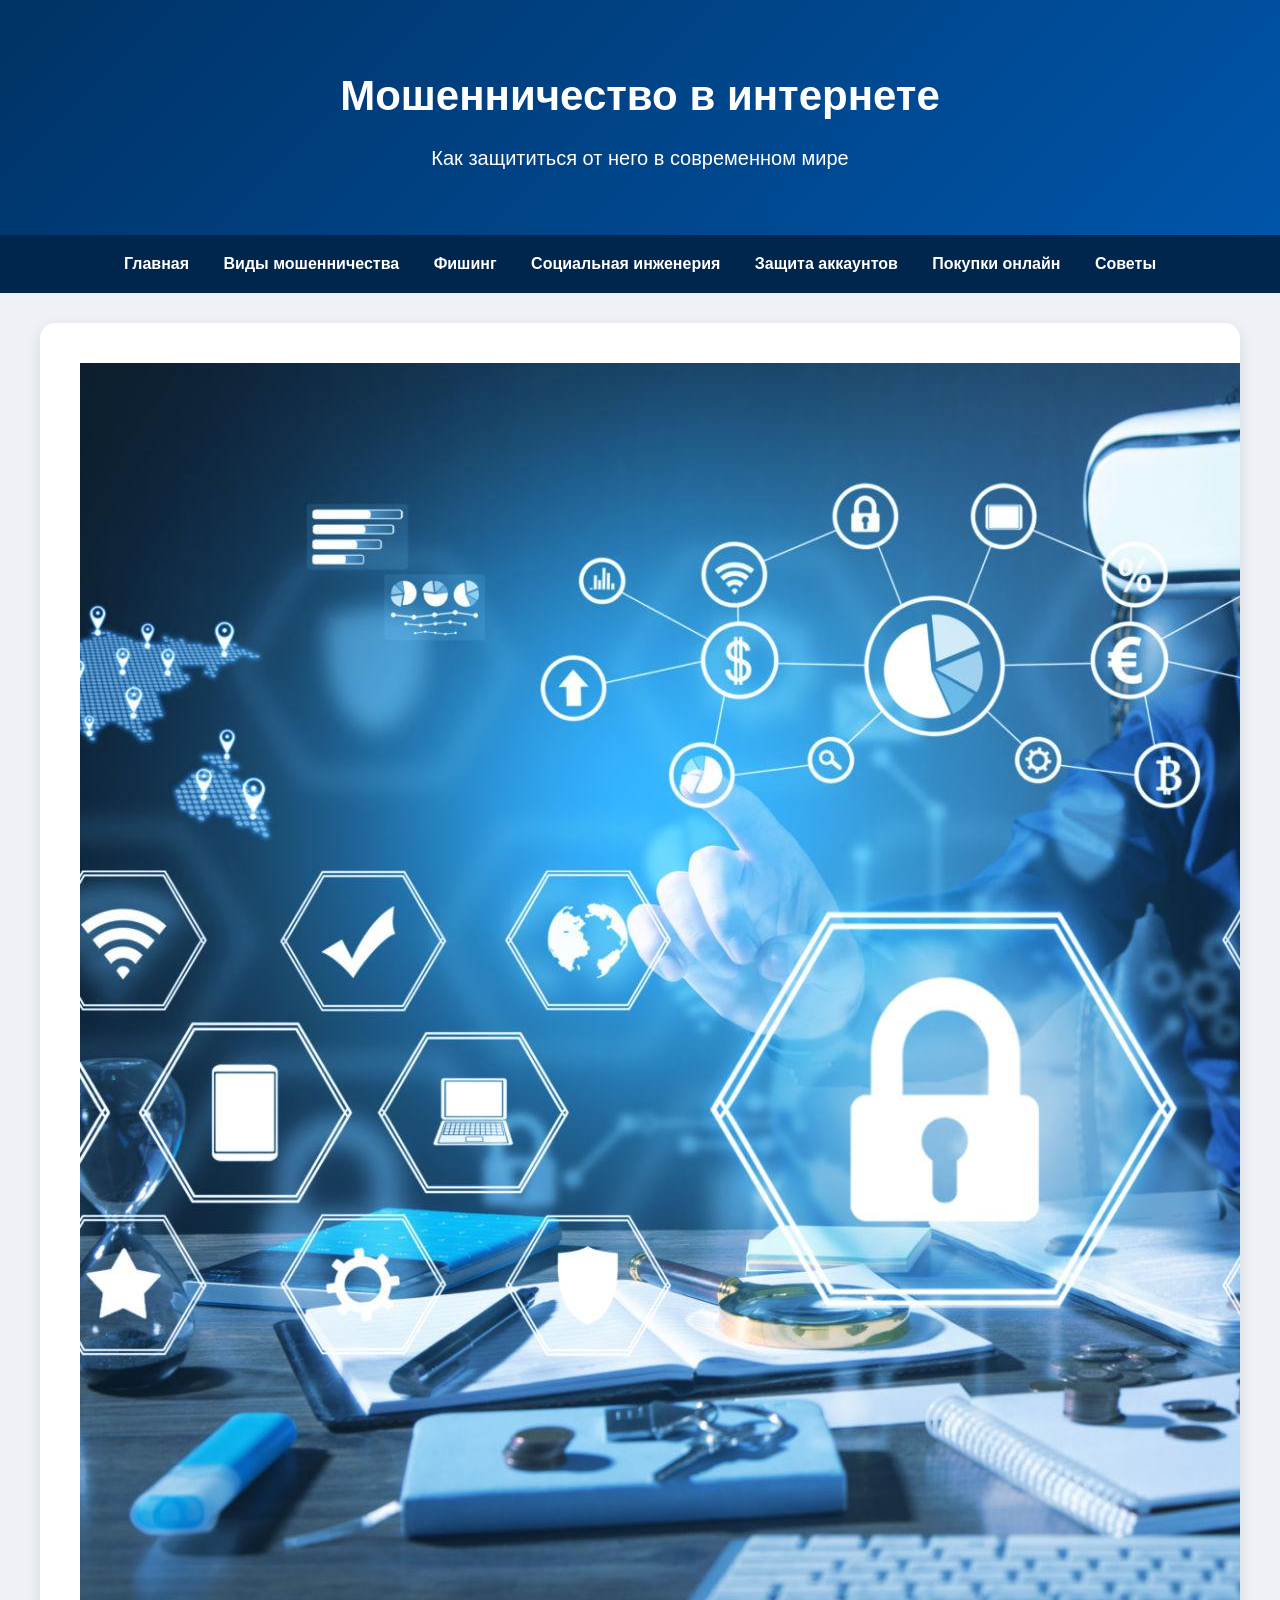
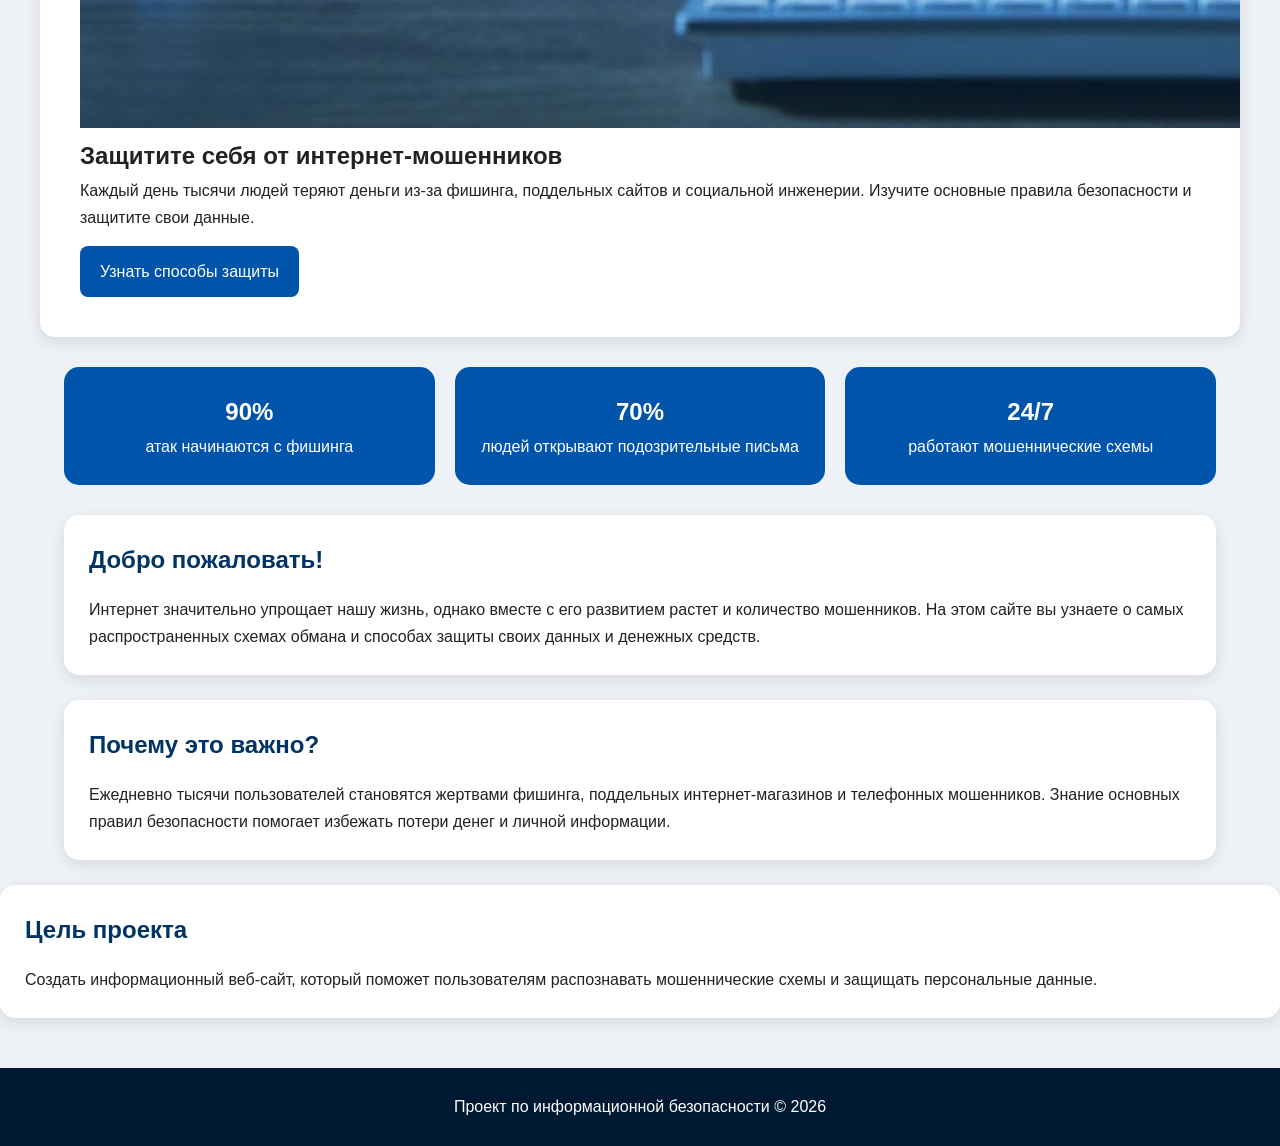
<file: index.html>
<!DOCTYPE html>
<html lang="ru">
<head>
<meta charset="UTF-8">
<meta name="viewport" content="width=device-width, initial-scale=1.0">
<title>Мошенничество в интернете</title>
<link rel="stylesheet" href="style.css">
</head>

<body>

<header>
    <h1>Мошенничество в интернете</h1>
    <p>Как защититься от него в современном мире</p>
</header>

<nav>
    <a href="index.html">Главная</a>
    <a href="types.html">Виды мошенничества</a>
    <a href="phishing.html">Фишинг</a>
    <a href="social.html">Социальная инженерия</a>
    <a href="accounts.html">Защита аккаунтов</a>
    <a href="shopping.html">Покупки онлайн</a>
    <a href="tips.html">Советы</a>
</nav>
<section class="hero">
    
<img src="images/banner.jpg" alt="Интернет-безопасность">

<h2>Защитите себя от интернет-мошенников</h2>

<p>
Каждый день тысячи людей теряют деньги из-за фишинга,
поддельных сайтов и социальной инженерии.
Изучите основные правила безопасности и защитите свои данные.
</p>

<a href="tips.html" class="button">
Узнать способы защиты
</a>
</section>

<section class="container">

<div class="stats">

<div class="stat">
<h2>90%</h2>
<p>атак начинаются с фишинга</p>
</div>

<div class="stat">
<h2>70%</h2>
<p>людей открывают подозрительные письма</p>
</div>

<div class="stat">
<h2>24/7</h2>
<p>работают мошеннические схемы</p>
</div>

</div>

</section>

<section class="container">

<div class="card">
<h2>Добро пожаловать!</h2>

<p>
Интернет значительно упрощает нашу жизнь,
однако вместе с его развитием растет и количество мошенников.
На этом сайте вы узнаете о самых распространенных схемах обмана
и способах защиты своих данных и денежных средств.
</p>

</div>

<div class="card">
<h2>Почему это важно?</h2>

<p>
Ежедневно тысячи пользователей становятся жертвами
фишинга, поддельных интернет-магазинов и телефонных мошенников.
Знание основных правил безопасности помогает избежать потери денег и личной информации.
</p>

</div>

</section>

<div class="card">

<h2>Цель проекта</h2>

<p>
Создать информационный веб-сайт,
который поможет пользователям
распознавать мошеннические схемы
и защищать персональные данные.
</p>

</div>

<footer>
<p>Проект по информационной безопасности © 2026</p>
</footer>

</body>
</html>
</file>
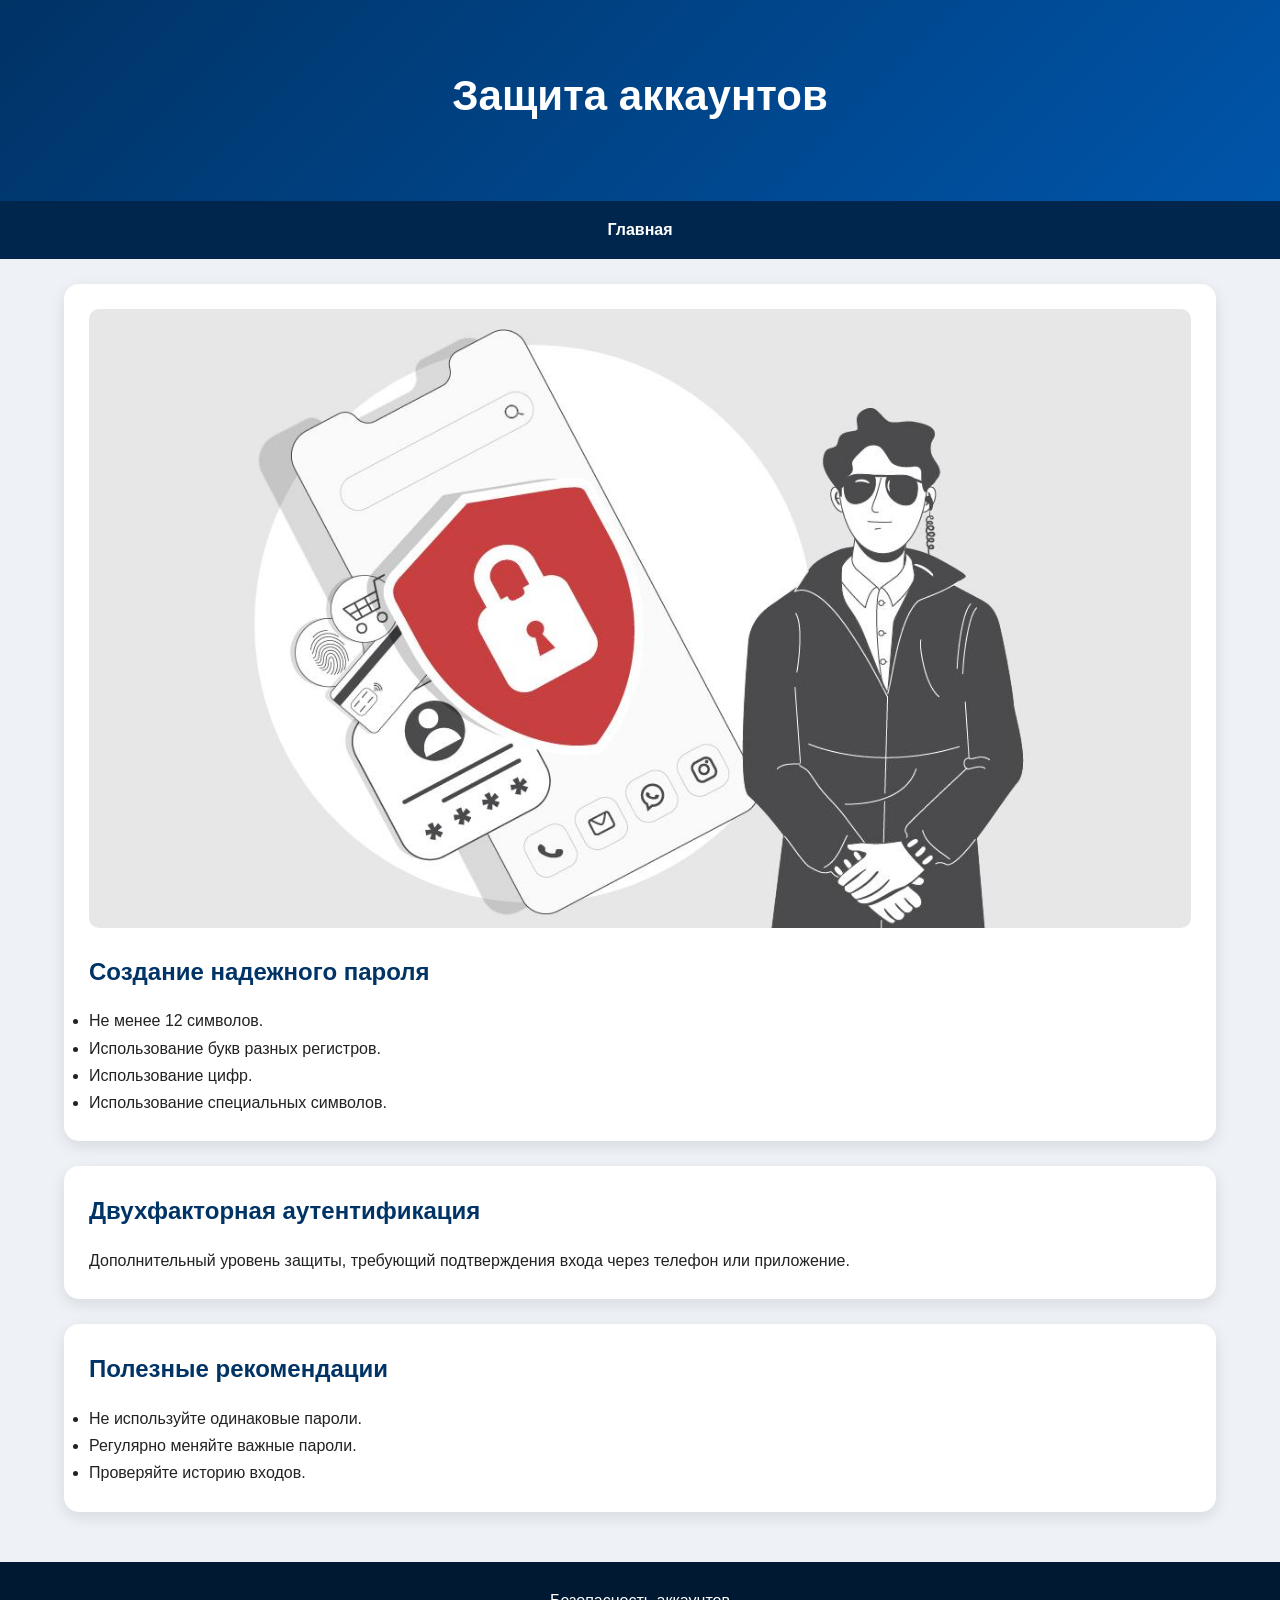
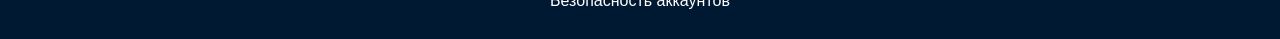
<file: accounts.html>
<!DOCTYPE html>
<html lang="ru">
<head>
<meta charset="UTF-8">
<title>Защита аккаунтов</title>
<link rel="stylesheet" href="style.css">
</head>

<body>

<header>
<h1>Защита аккаунтов</h1>
</header>

<nav>
<a href="index.html">Главная</a>
</nav>

<section class="container">

<div class="card">

<img src="images/password.jpg" alt="Защита аккаунтов">

<h2>Создание надежного пароля</h2>

<ul>
<li>Не менее 12 символов.</li>
<li>Использование букв разных регистров.</li>
<li>Использование цифр.</li>
<li>Использование специальных символов.</li>
</ul>

</div>

<div class="card">

<h2>Двухфакторная аутентификация</h2>

<p>
Дополнительный уровень защиты,
требующий подтверждения входа через телефон или приложение.
</p>

</div>

<div class="card">

<h2>Полезные рекомендации</h2>

<ul>
<li>Не используйте одинаковые пароли.</li>
<li>Регулярно меняйте важные пароли.</li>
<li>Проверяйте историю входов.</li>
</ul>

</div>

</section>

<footer>
<p>Безопасность аккаунтов</p>
</footer>

</body>
</html>
</file>
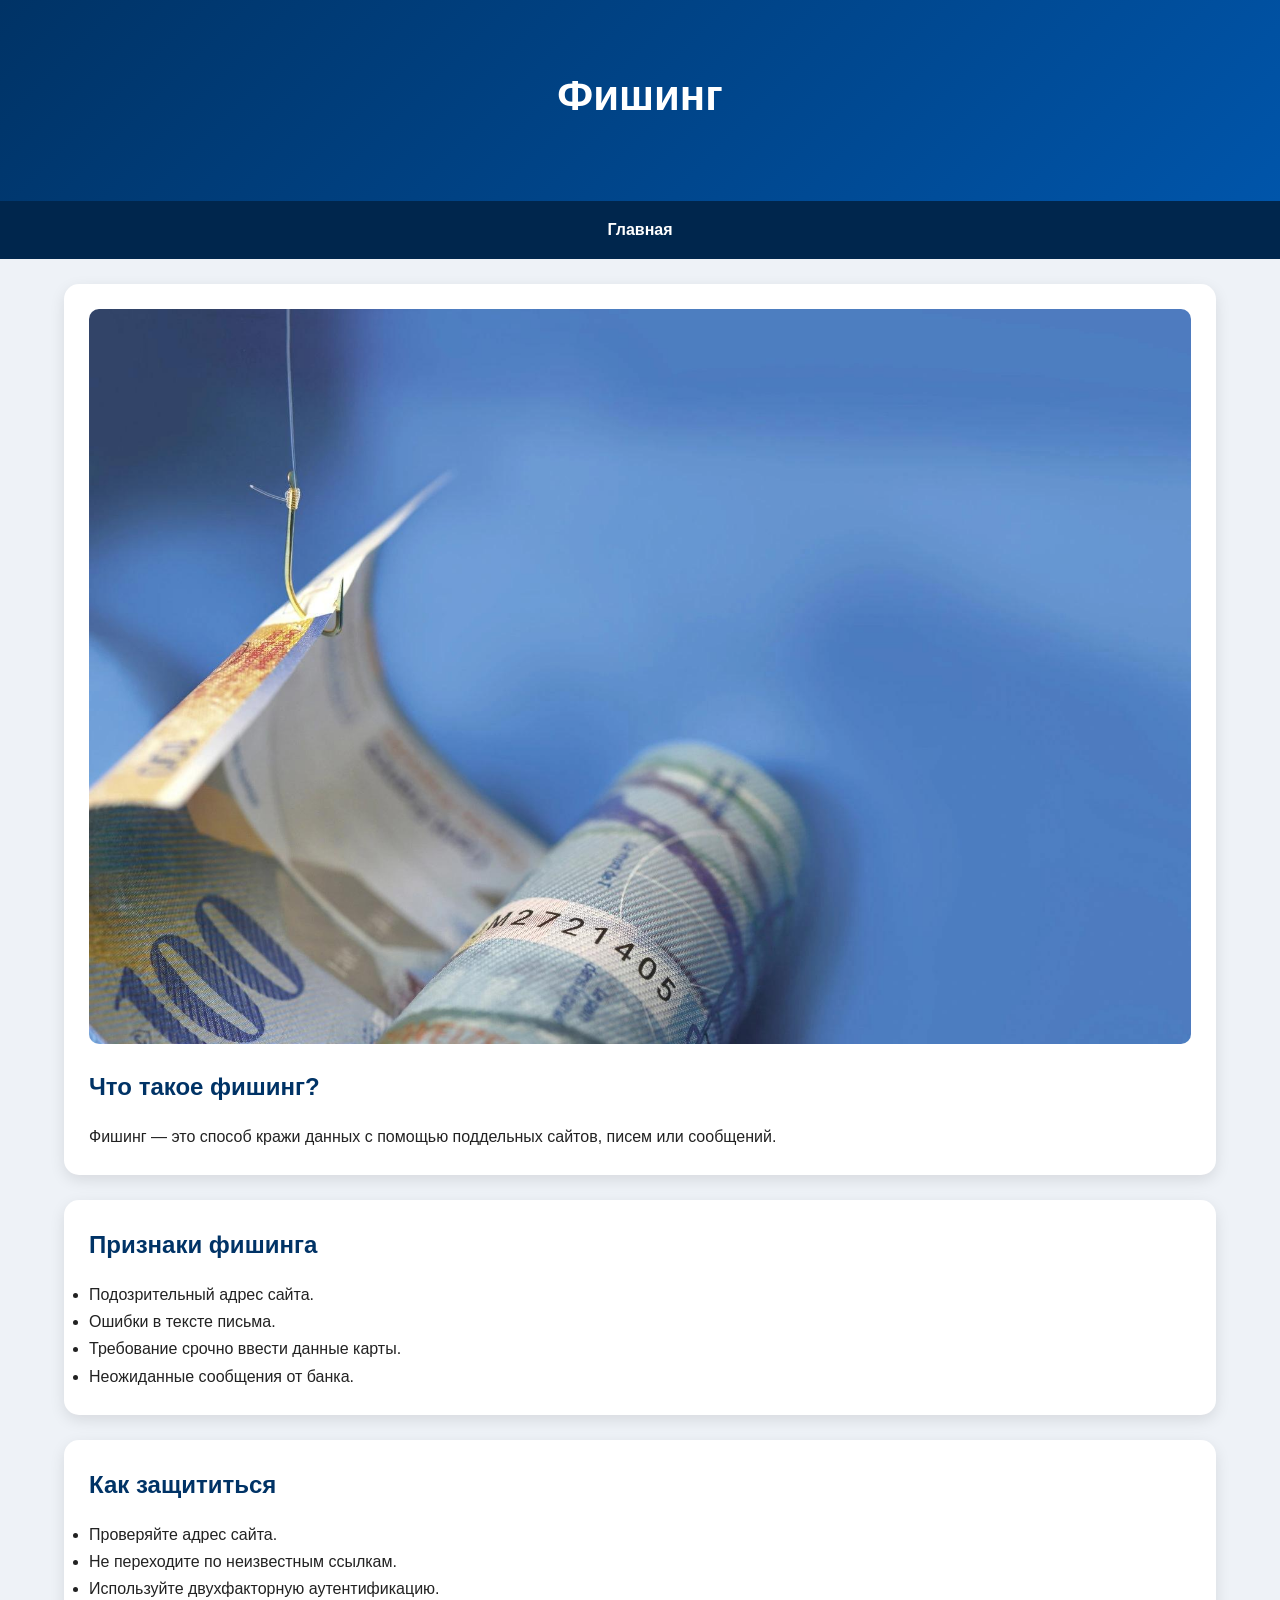
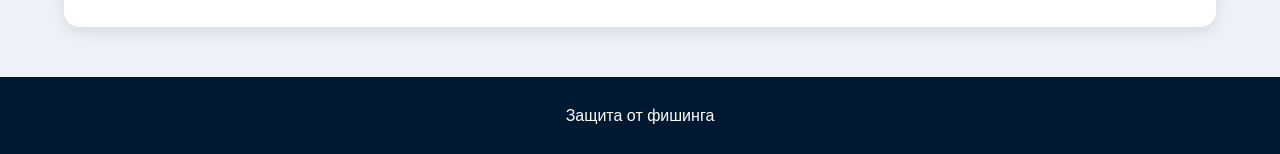
<file: phishing.html>
<!DOCTYPE html>
<html lang="ru">
<head>
<meta charset="UTF-8">
<title>Фишинг</title>
<link rel="stylesheet" href="style.css">
</head>

<body>

<header>
<h1>Фишинг</h1>
</header>

<nav>
<a href="index.html">Главная</a>
</nav>

<section class="container">

<div class="card">

<img src="images/phishing.jpg" alt="Фишинг">

<h2>Что такое фишинг?</h2>

<p>
Фишинг — это способ кражи данных с помощью поддельных сайтов,
писем или сообщений.
</p>

</div>

<div class="card">

<h2>Признаки фишинга</h2>

<ul>
<li>Подозрительный адрес сайта.</li>
<li>Ошибки в тексте письма.</li>
<li>Требование срочно ввести данные карты.</li>
<li>Неожиданные сообщения от банка.</li>
</ul>

</div>

<div class="card">

<h2>Как защититься</h2>

<ul>
<li>Проверяйте адрес сайта.</li>
<li>Не переходите по неизвестным ссылкам.</li>
<li>Используйте двухфакторную аутентификацию.</li>
</ul>

</div>

</section>

<footer>
<p>Защита от фишинга</p>
</footer>

</body>
</html>
</file>
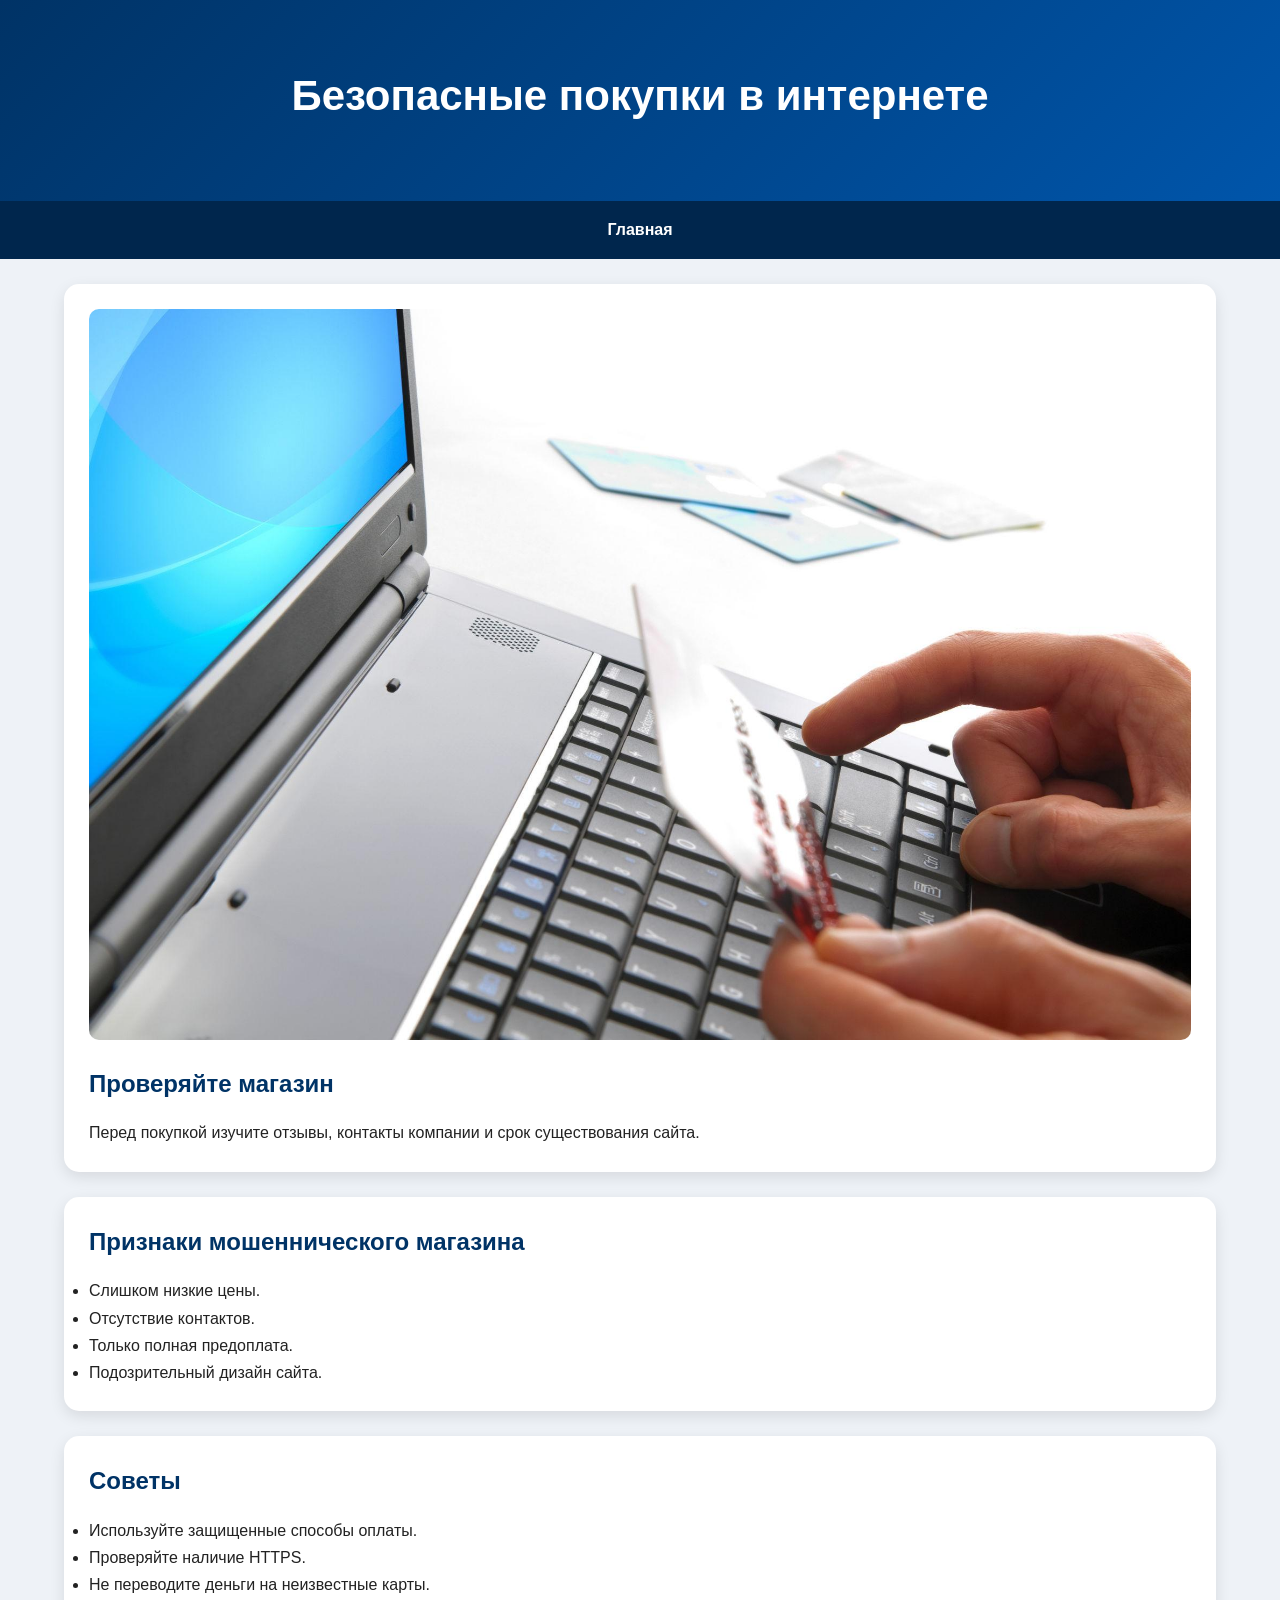
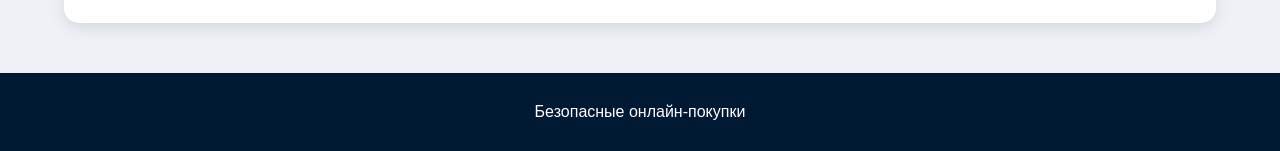
<file: shopping.html>
<!DOCTYPE html>
<html lang="ru">
<head>
<meta charset="UTF-8">
<title>Безопасные покупки</title>
<link rel="stylesheet" href="style.css">
</head>

<body>

<header>
<h1>Безопасные покупки в интернете</h1>
</header>

<nav>
<a href="index.html">Главная</a>
</nav>

<section class="container">

<div class="card">

<img src="images/shopping.jpg" alt="Онлайн покупки">

<h2>Проверяйте магазин</h2>

<p>
Перед покупкой изучите отзывы,
контакты компании и срок существования сайта.
</p>

</div>

<div class="card">

<h2>Признаки мошеннического магазина</h2>

<ul>
<li>Слишком низкие цены.</li>
<li>Отсутствие контактов.</li>
<li>Только полная предоплата.</li>
<li>Подозрительный дизайн сайта.</li>
</ul>

</div>

<div class="card">

<h2>Советы</h2>

<ul>
<li>Используйте защищенные способы оплаты.</li>
<li>Проверяйте наличие HTTPS.</li>
<li>Не переводите деньги на неизвестные карты.</li>
</ul>

</div>

</section>

<footer>
<p>Безопасные онлайн-покупки</p>
</footer>

</body>
</html>
</file>
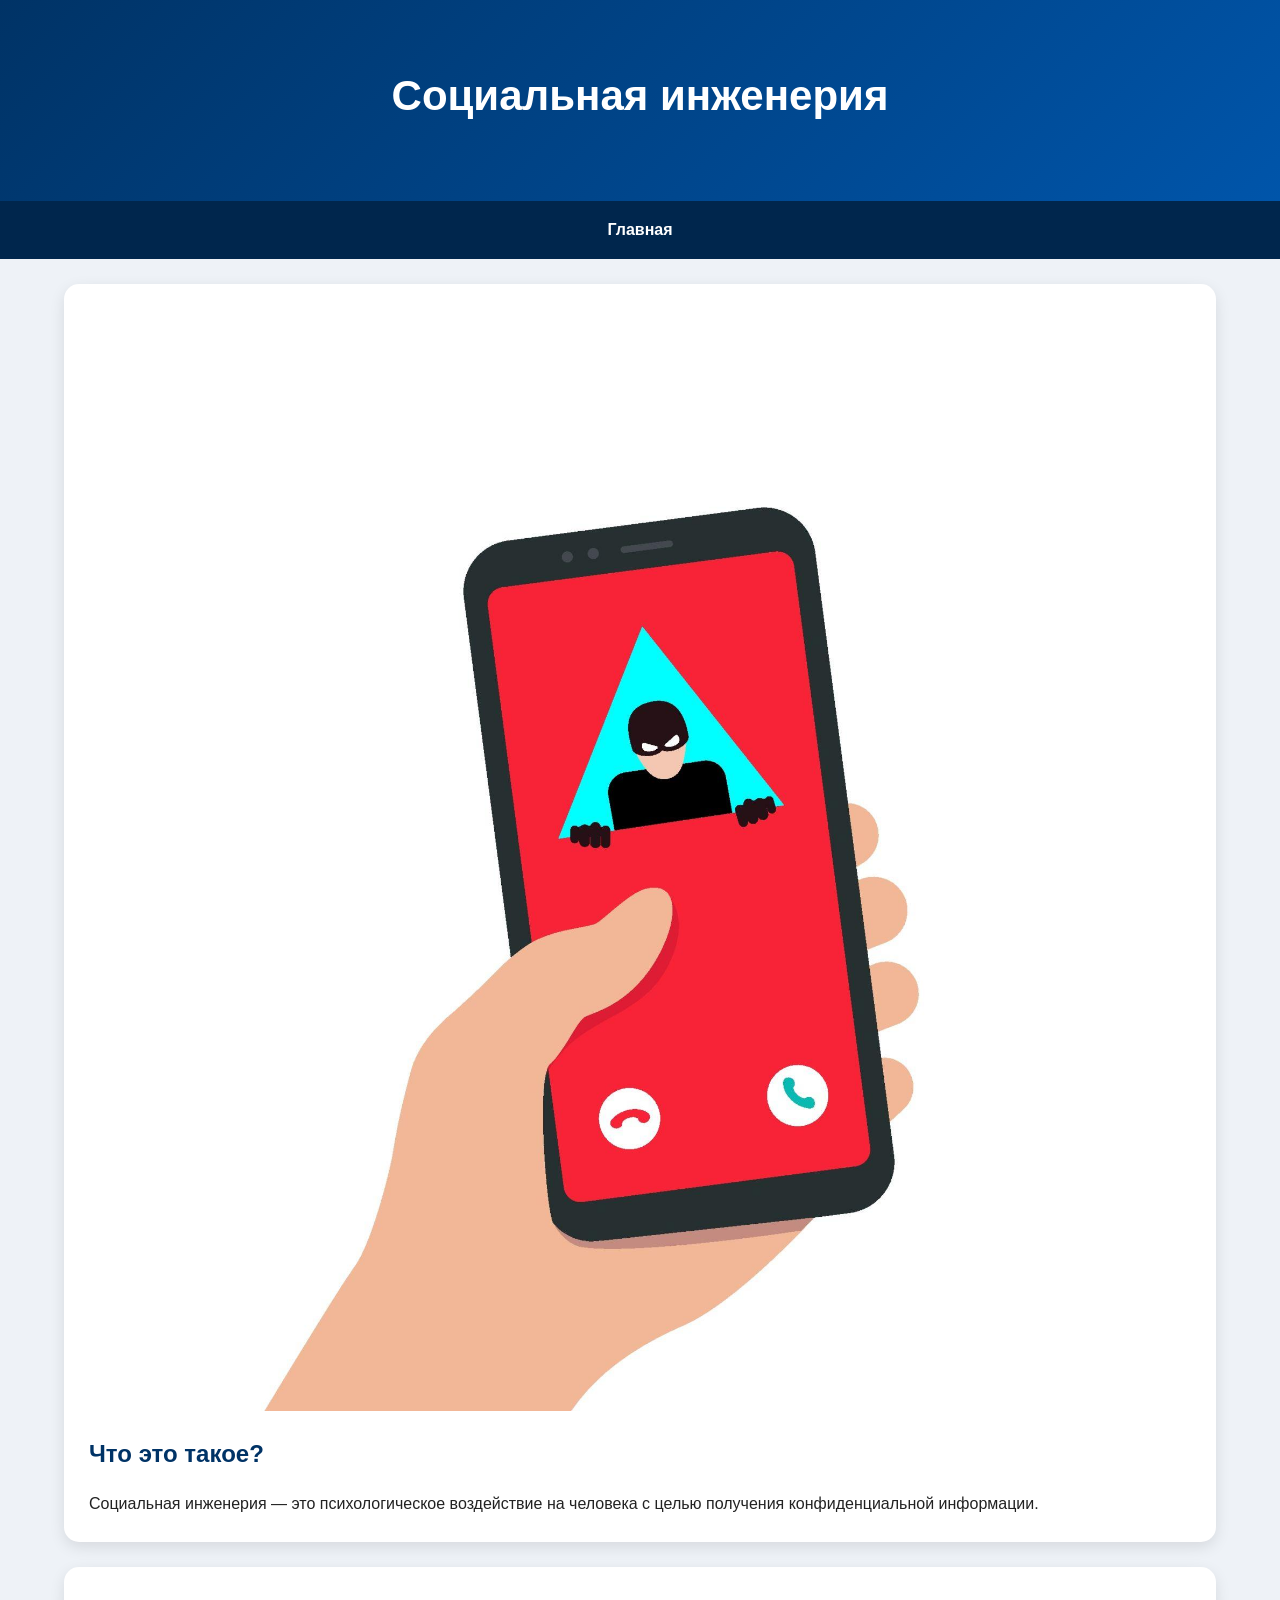
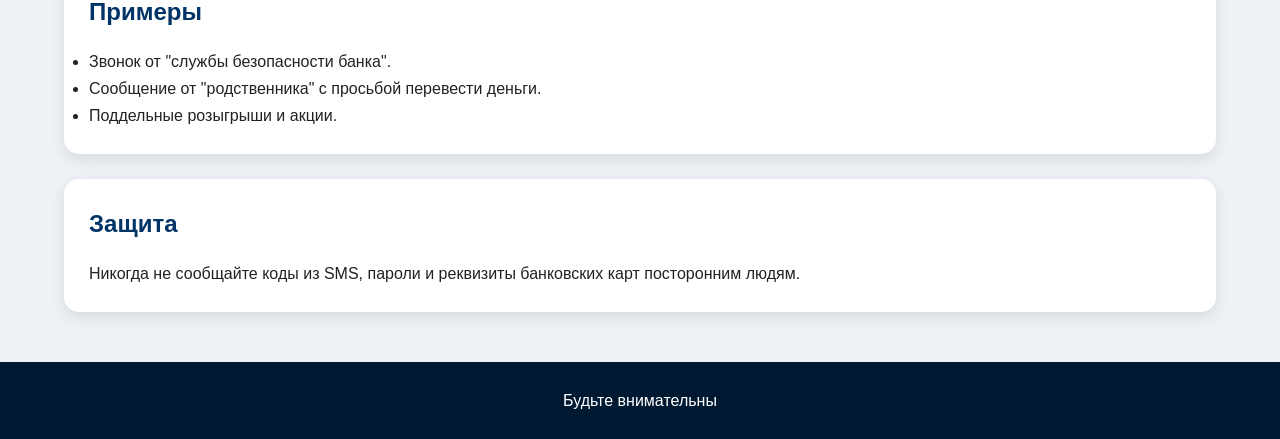
<file: social.html>
<!DOCTYPE html>
<html lang="ru">
<head>
<meta charset="UTF-8">
<title>Социальная инженерия</title>
<link rel="stylesheet" href="style.css">
</head>

<body>

<header>
<h1>Социальная инженерия</h1>
</header>

<nav>
<a href="index.html">Главная</a>
</nav>

<section class="container">

<div class="card">

<img src="images/social.jpg" alt="Социальная инженерия">

<h2>Что это такое?</h2>

<p>
Социальная инженерия — это психологическое воздействие на человека
с целью получения конфиденциальной информации.
</p>

</div>

<div class="card">

<h2>Примеры</h2>

<ul>
<li>Звонок от "службы безопасности банка".</li>
<li>Сообщение от "родственника" с просьбой перевести деньги.</li>
<li>Поддельные розыгрыши и акции.</li>
</ul>

</div>

<div class="card">

<h2>Защита</h2>

<p>
Никогда не сообщайте коды из SMS,
пароли и реквизиты банковских карт посторонним людям.
</p>

</div>

</section>

<footer>
<p>Будьте внимательны</p>
</footer>

</body>
</html>
</file>
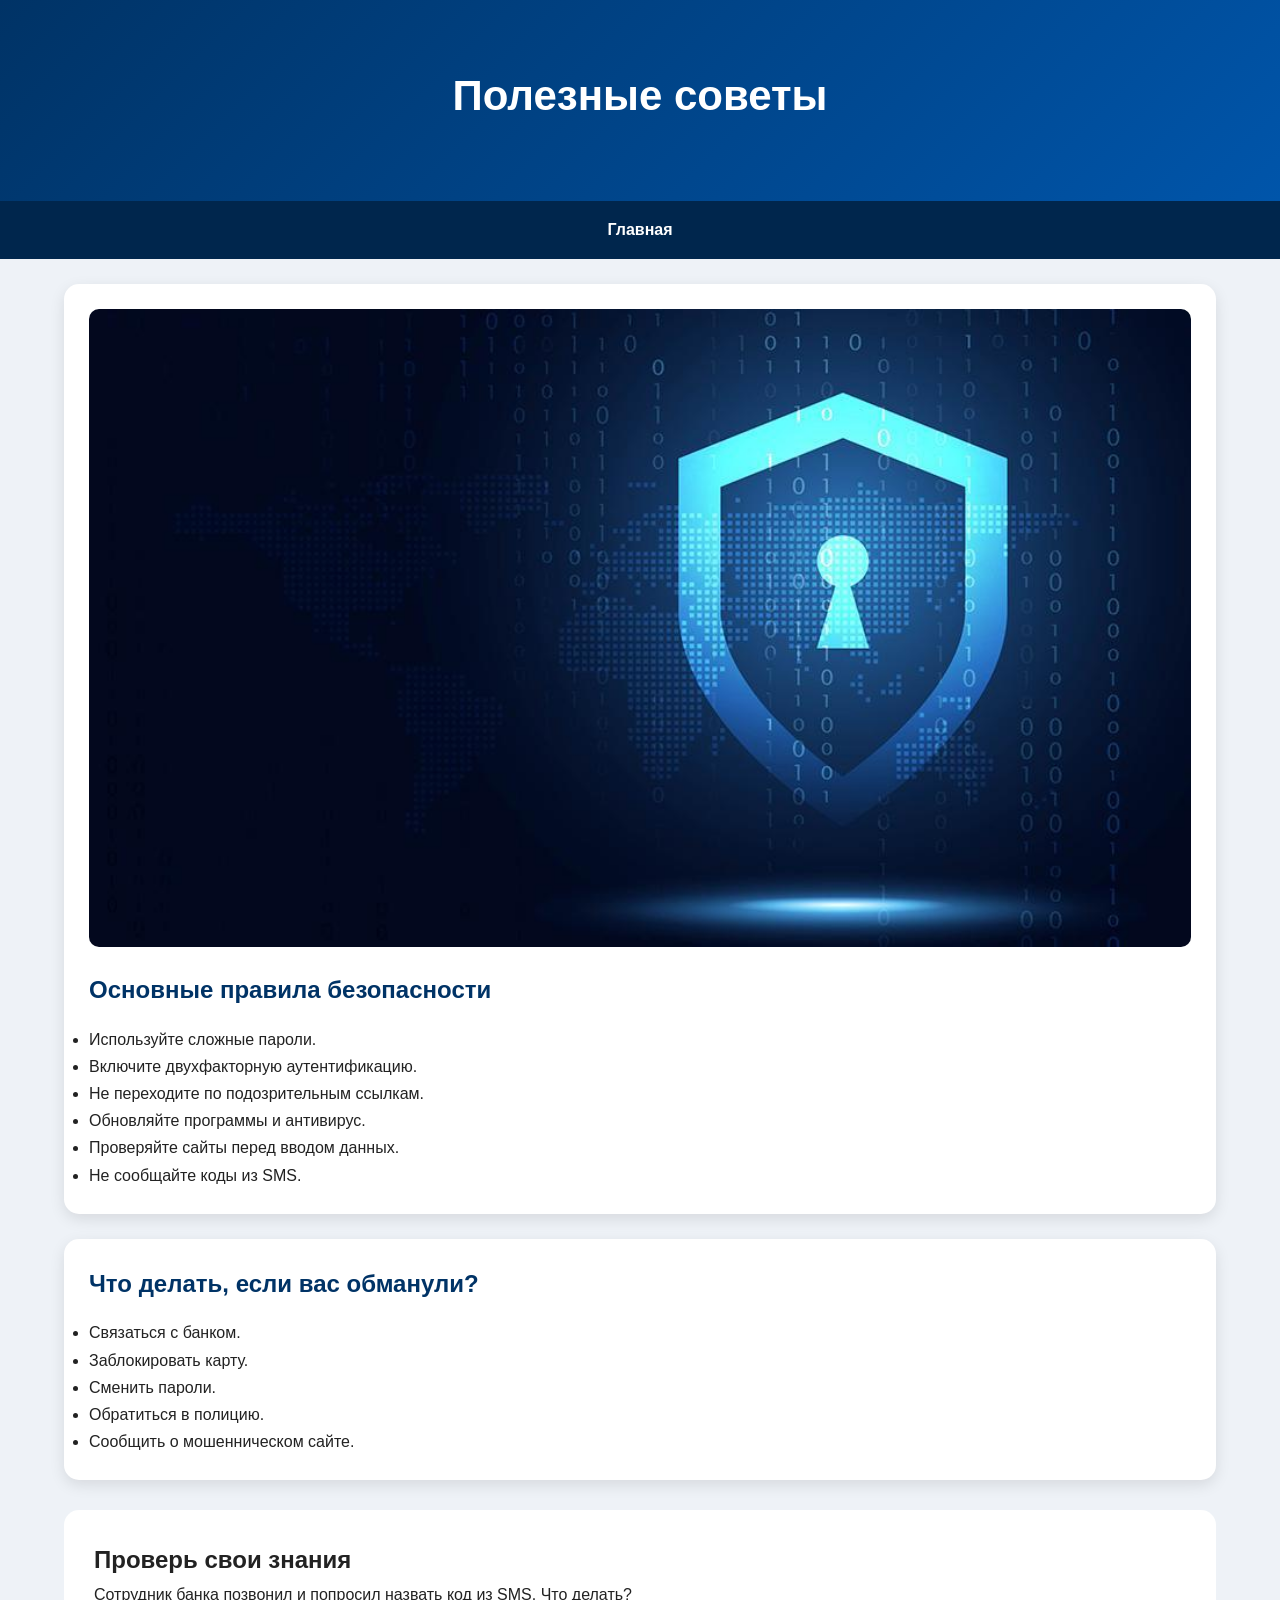
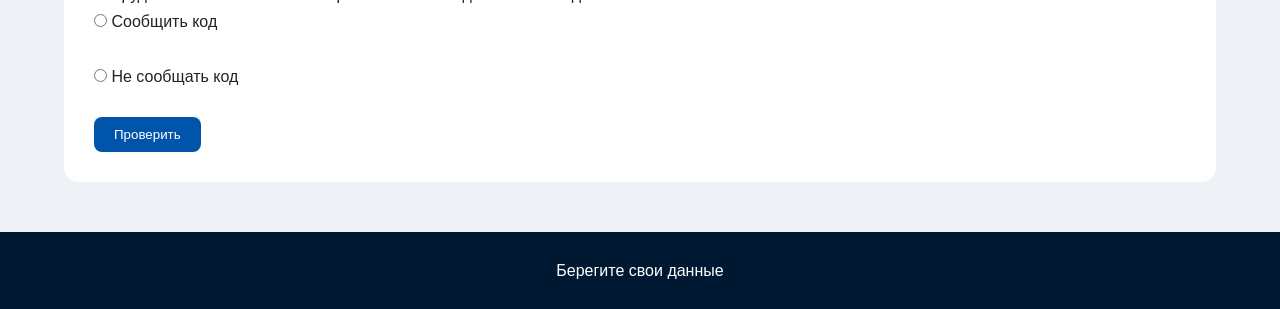
<file: tips.html>
<!DOCTYPE html>
<html lang="ru">
<head>
<meta charset="UTF-8">
<title>Полезные советы</title>
<link rel="stylesheet" href="style.css">
</head>

<body>

<header>
<h1>Полезные советы</h1>
</header>

<nav>
<a href="index.html">Главная</a>
</nav>

<section class="container">

<div class="card">

<img src="images/security.jpg" alt="Безопасность">

<h2>Основные правила безопасности</h2>

<ul>
<li>Используйте сложные пароли.</li>
<li>Включите двухфакторную аутентификацию.</li>
<li>Не переходите по подозрительным ссылкам.</li>
<li>Обновляйте программы и антивирус.</li>
<li>Проверяйте сайты перед вводом данных.</li>
<li>Не сообщайте коды из SMS.</li>
</ul>

</div>

<div class="card">

<h2>Что делать, если вас обманули?</h2>

<ul>
<li>Связаться с банком.</li>
<li>Заблокировать карту.</li>
<li>Сменить пароли.</li>
<li>Обратиться в полицию.</li>
<li>Сообщить о мошенническом сайте.</li>
</ul>

</div>
<div class="quiz">

<h2>Проверь свои знания</h2>

<p>
Сотрудник банка позвонил и попросил назвать код из SMS.
Что делать?
</p>

<input type="radio"
name="quiz"
value="wrong">

Сообщить код

<br><br>

<input type="radio"
name="quiz"
value="correct">

Не сообщать код

<br><br>

<button onclick="checkQuiz()">
Проверить
</button>

<p id="result"></p>

</div>
</section>

<footer>
<p>Берегите свои данные</p>
</footer>
<script src="script.js"></script>

</body>
</html>
</file>
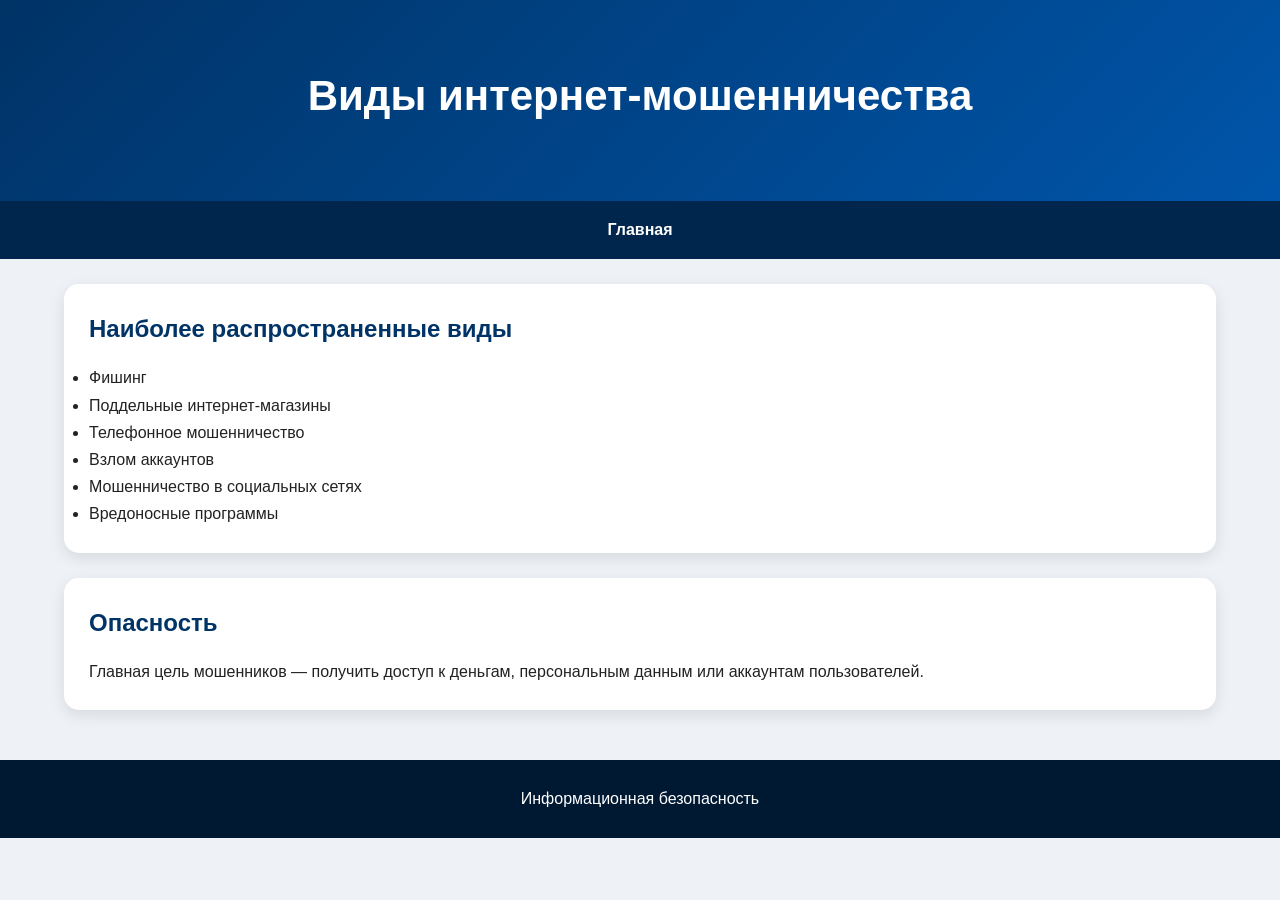
<file: types.html>
<!DOCTYPE html>
<html lang="ru">
<head>
<meta charset="UTF-8">
<title>Виды мошенничества</title>
<link rel="stylesheet" href="style.css">
</head>

<body>

<header>
<h1>Виды интернет-мошенничества</h1>
</header>

<nav>
<a href="index.html">Главная</a>
</nav>

<section class="container">

<div class="card">

<h2>Наиболее распространенные виды</h2>

<ul>
<li>Фишинг</li>
<li>Поддельные интернет-магазины</li>
<li>Телефонное мошенничество</li>
<li>Взлом аккаунтов</li>
<li>Мошенничество в социальных сетях</li>
<li>Вредоносные программы</li>
</ul>

</div>

<div class="card">

<h2>Опасность</h2>

<p>
Главная цель мошенников — получить доступ к деньгам,
персональным данным или аккаунтам пользователей.
</p>

</div>

</section>

<footer>
<p>Информационная безопасность</p>
</footer>

</body>
</html>
</file>
<file: style.css>
*{
margin:0;
padding:0;
box-sizing:border-box;
}

body{
font-family:'Segoe UI',sans-serif;
background:#eef2f7;
color:#222;
line-height:1.7;
}

header{
background:linear-gradient(135deg,#003366,#0055aa);
color:white;
text-align:center;
padding:60px 20px;
}

header h1{
font-size:42px;
margin-bottom:10px;
}

header p{
font-size:20px;
}

nav{
background:#00264d;
padding:15px;
text-align:center;
position:sticky;
top:0;
z-index:100;
}

nav a{
color:white;
text-decoration:none;
margin:0 15px;
font-weight:bold;
transition:0.3s;
}

nav a:hover{
color:#ffd700;
}

.hero{
background:white;
padding:40px;
border-radius:15px;
margin:30px auto;
max-width:1200px;
box-shadow:0 5px 15px rgba(0,0,0,0.1);
overflow:hidden;
}

.container{
width:90%;
max-width:1200px;
margin:auto;
}

.card{
background:white;
padding:25px;
margin:25px 0;
border-radius:15px;
box-shadow:0 5px 15px rgba(0,0,0,0.1);
transition:0.4s;
}

.card:hover{
transform:translateY(-5px);
}

.card img{
width:100%;
border-radius:10px;
margin-bottom:15px;
}

.card h2{
color:#003366;
margin-bottom:15px;
}

.stats{
display:flex;
flex-wrap:wrap;
gap:20px;
margin:30px 0;
}

.stat{
flex:1;
min-width:250px;
background:#0055aa;
color:white;
padding:25px;
border-radius:15px;
text-align:center;
}

.button{
display:inline-block;
background:#0055aa;
color:white;
padding:12px 20px;
border-radius:8px;
text-decoration:none;
margin-top:15px;
}

.button:hover{
background:#003366;
}

.quiz{
background:white;
padding:30px;
border-radius:15px;
margin:30px 0;
}

button{
padding:10px 20px;
border:none;
background:#0055aa;
color:white;
border-radius:8px;
cursor:pointer;
}

button:hover{
background:#003366;
}

footer{
background:#001933;
color:white;
text-align:center;
padding:25px;
margin-top:50px;
}

@media(max-width:768px){

nav a{
display:block;
margin:10px;
}

.stats{
flex-direction:column;
}

header h1{
font-size:30px;
}

}
</file>
